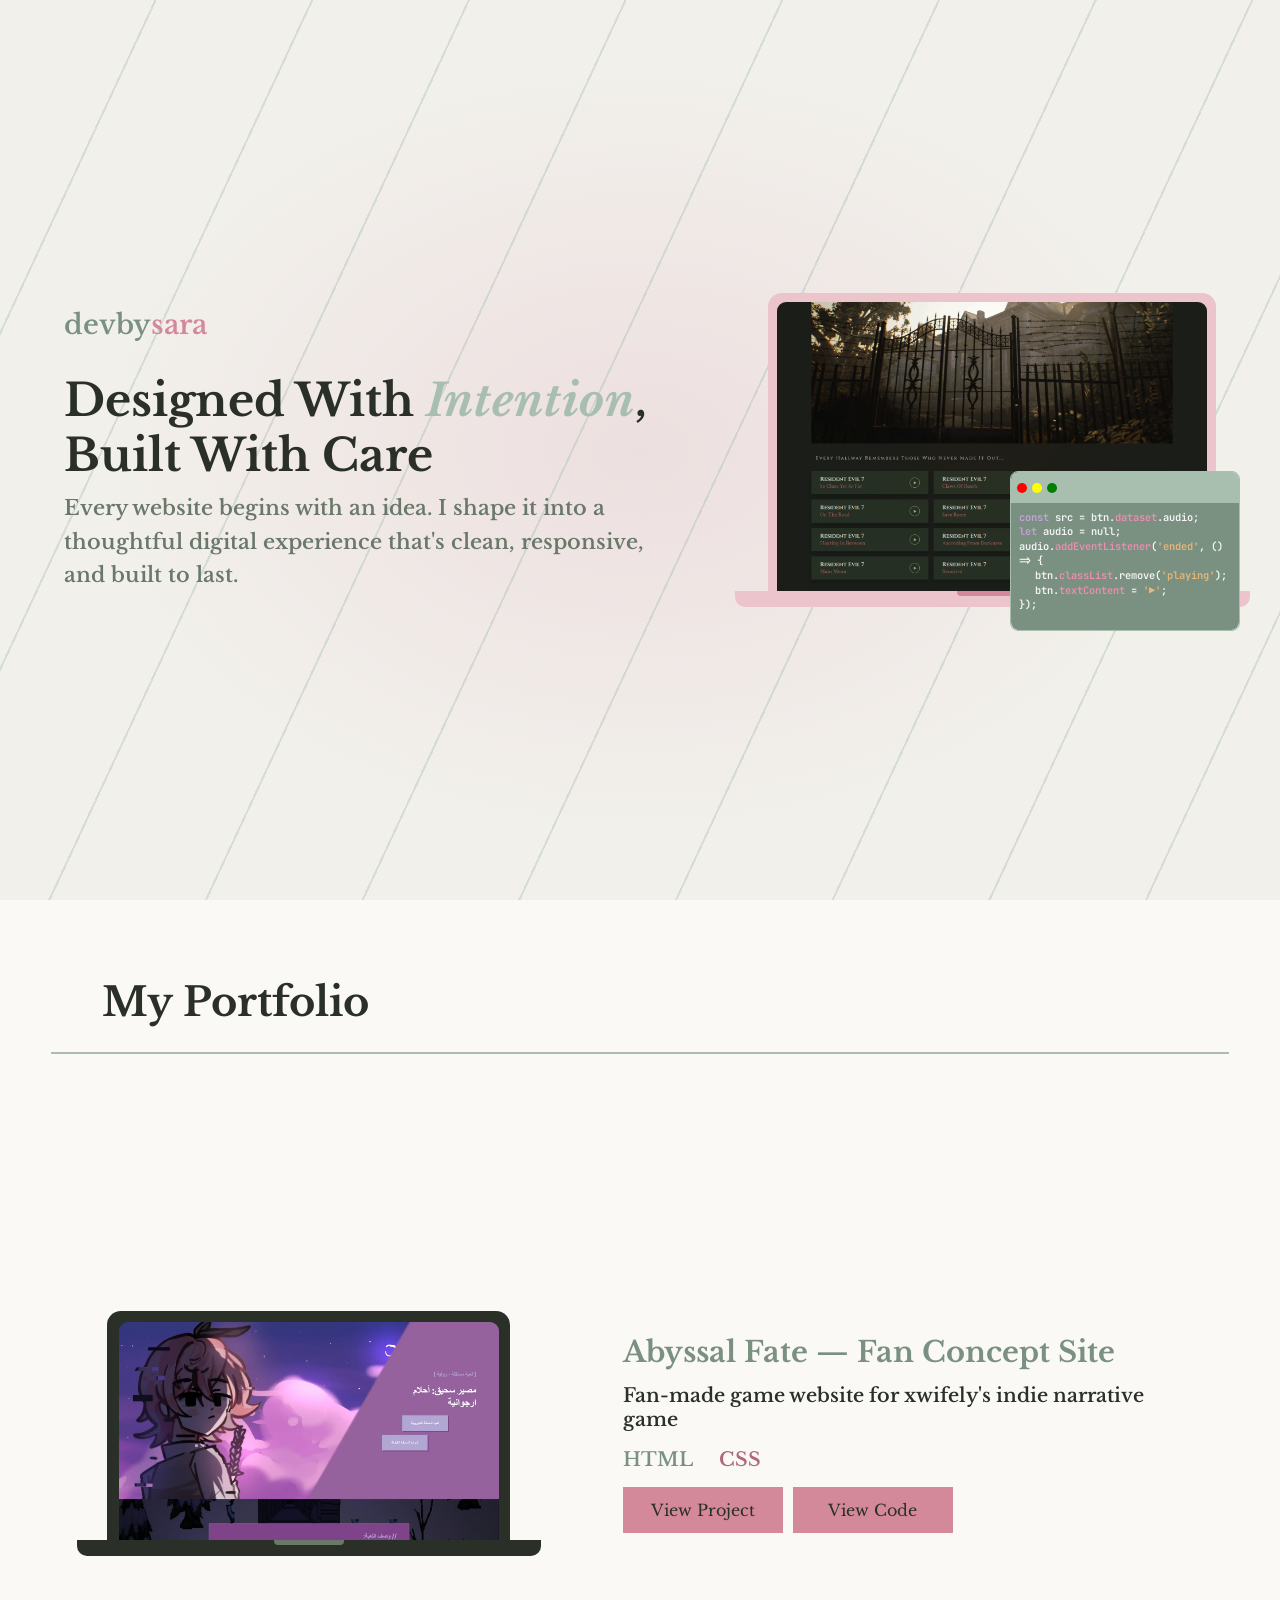
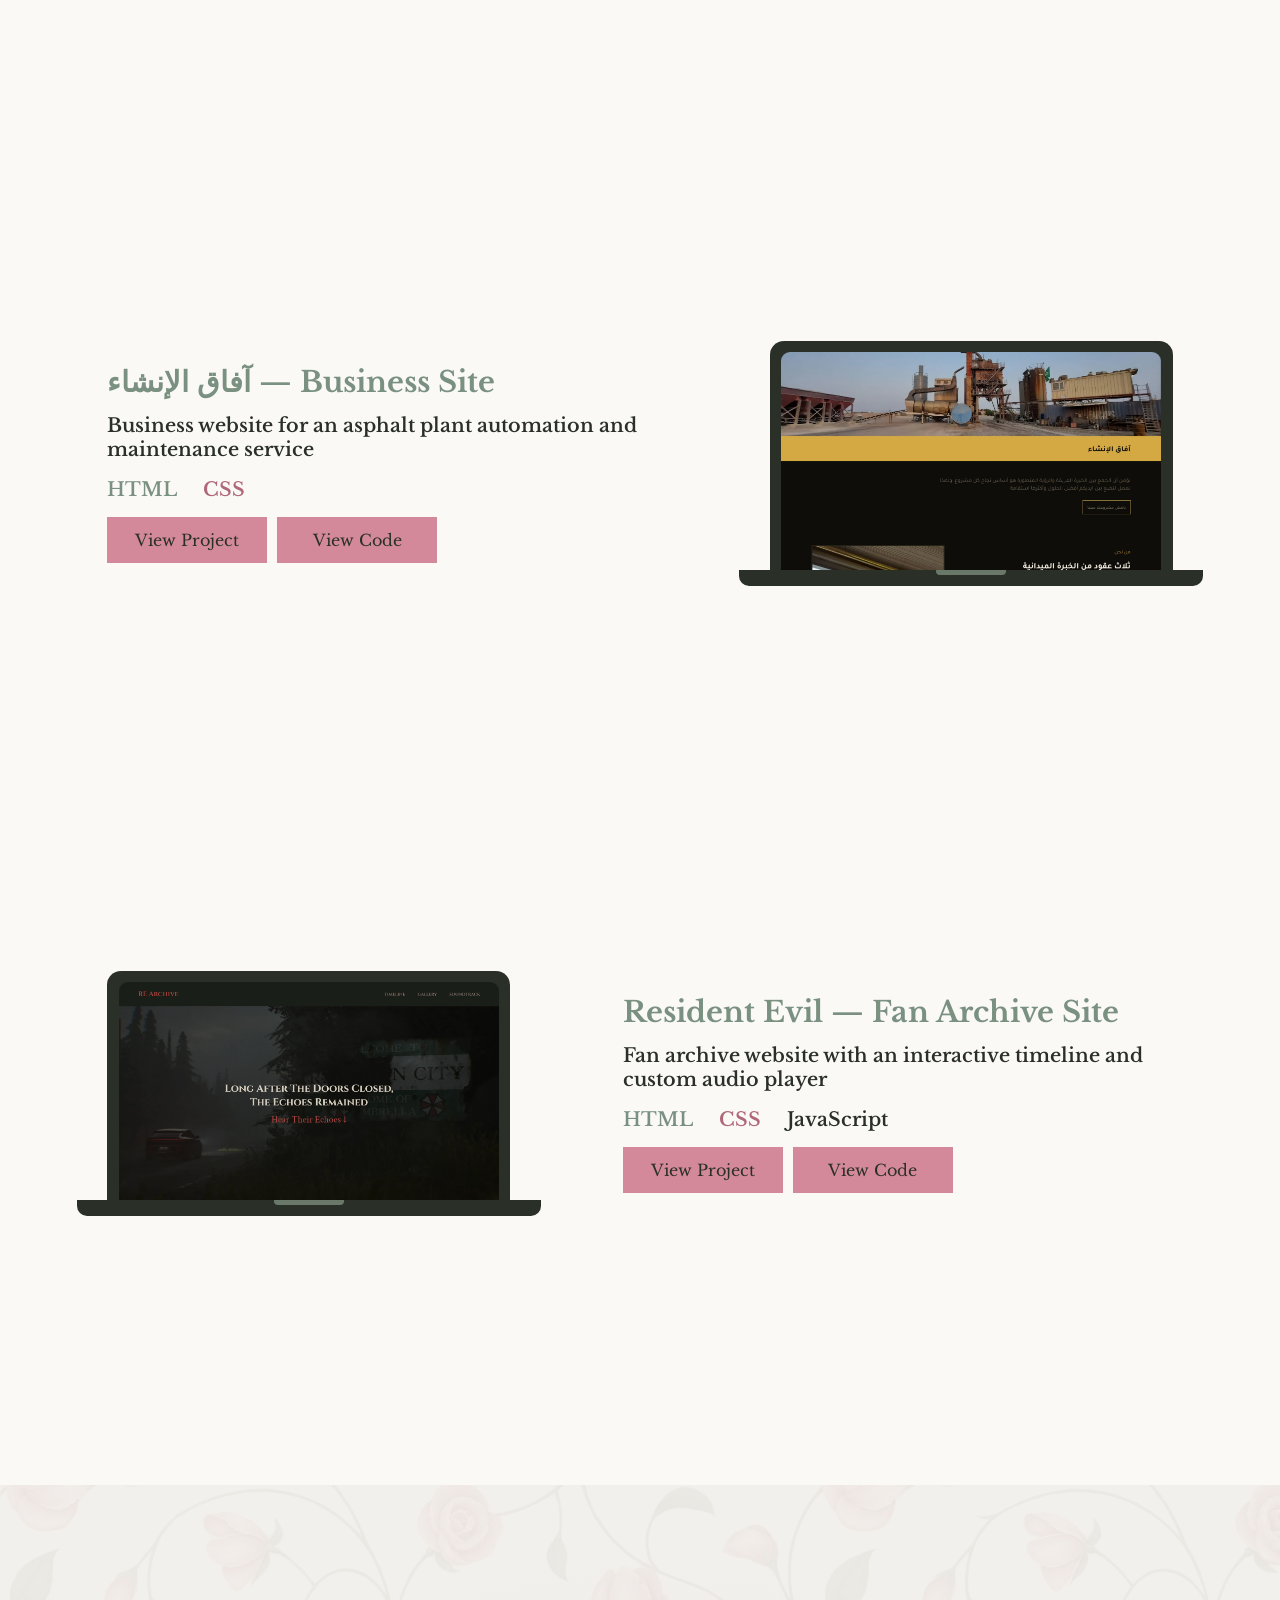
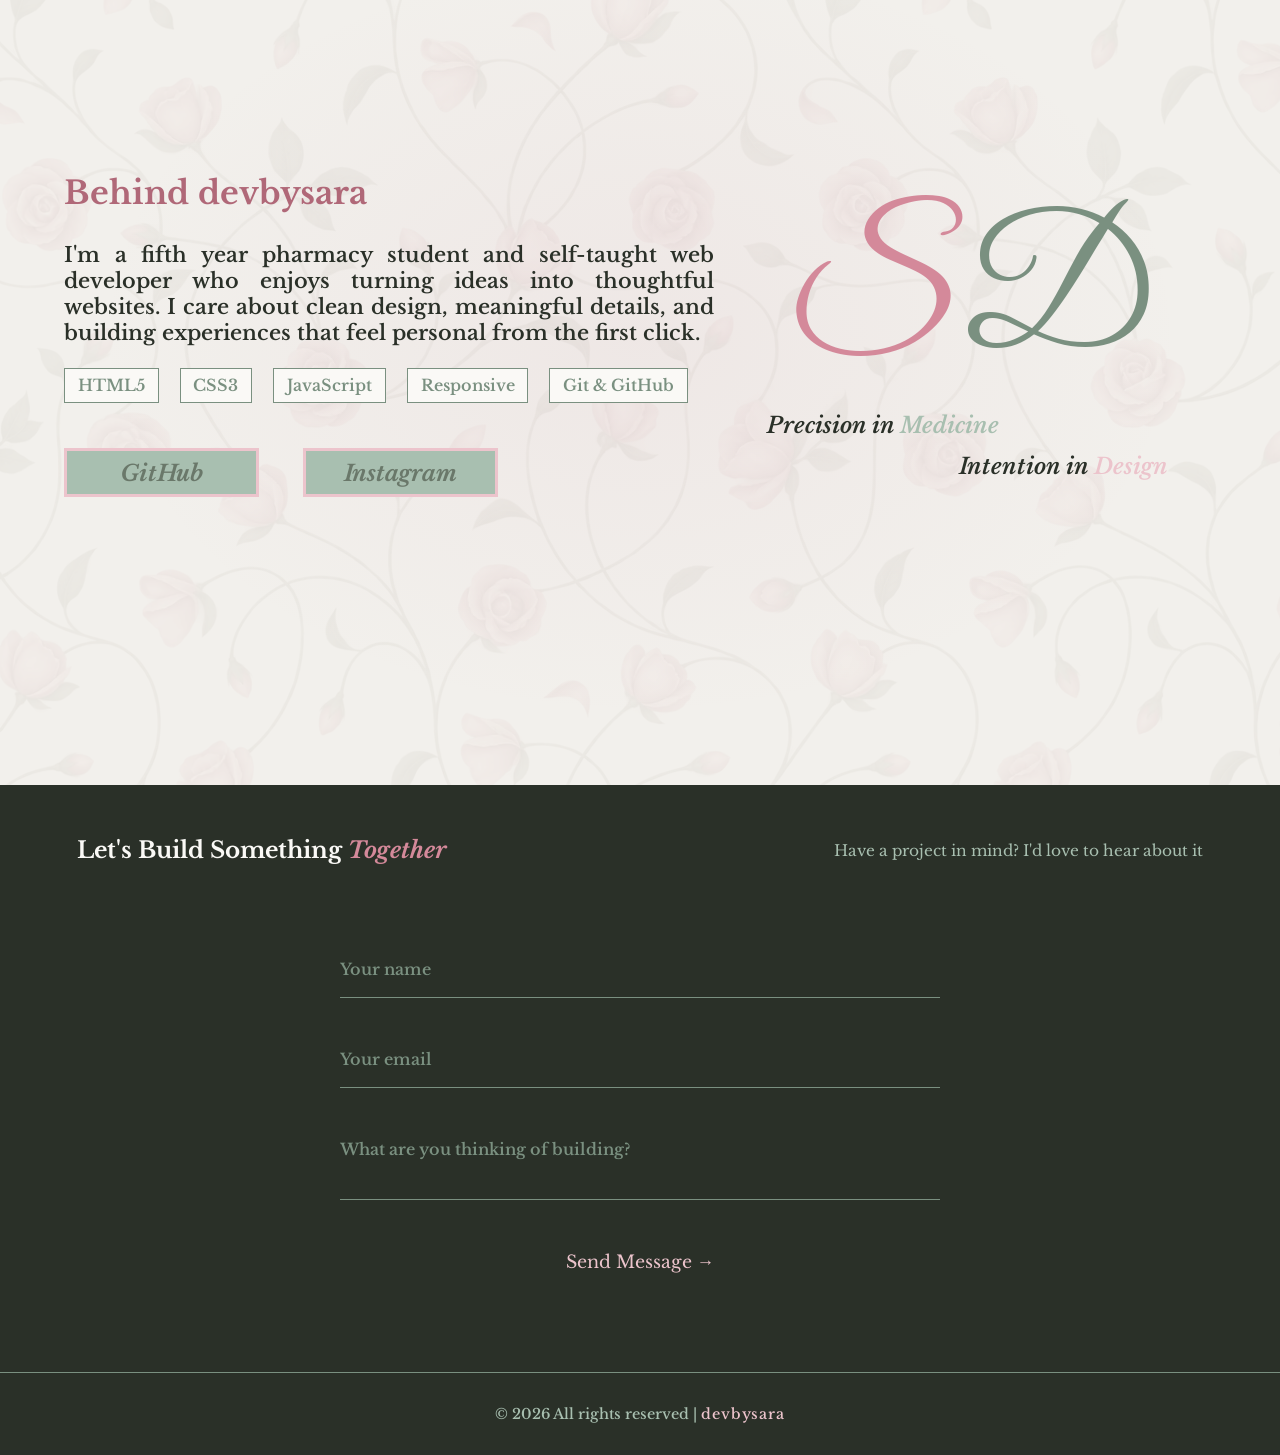
<file: index.html>
<!DOCTYPE html>
<html lang="en">
<head>
    <meta charset="UTF-8">
    <meta name="viewport" content="width=device-width, initial-scale=1.0">
    <link rel="icon" href="images/favicon.png">
    <link rel="stylesheet" href="style.css">
    <link rel="preconnect" href="https://fonts.googleapis.com">
    <link rel="preconnect" href="https://fonts.gstatic.com" crossorigin>
    <link href="https://fonts.googleapis.com/css2?family=Libre+Baskerville:ital,wght@0,400..700;1,400..700&display=swap" rel="stylesheet">
    <link href="https://fonts.googleapis.com/css2?family=Great+Vibes&display=swap" rel="stylesheet">
    <link href="https://fonts.googleapis.com/css2?family=JetBrains+Mono:ital,wght@0,100..800;1,100..800&display=swap" rel="stylesheet">
    <title>devbysara</title>
</head>
<body>
    <header class="main-header">
        <div class="hero">
            <div class="hero-text">
                <a href="index.html" class="logo">devby<span>sara</span></a>
                <h1>Designed With <span>Intention</span>, Built With Care</h1>
                <p>Every website begins with an idea. I shape it into a thoughtful digital experience that's clean, responsive, and built to last.</p>
            </div>
            <div class="laptop-showcase">
                <div class="laptop">
                    <img src="images/hero-image.png" alt="Project showcase">
                </div>
                <div class="laptop-base"></div>
                <div class="code">
                    <div class="dots">
                        <div class="dot"></div>
                        <div class="dot"></div>
                        <div class="dot"></div>
                    </div>
                    <div class="prompt">
                        <p><span class="cl">const</span> src = btn.<span class="dact">dataset</span>.audio;</p>
                        <p><span class="cl">let</span> audio = null;</p>
                        <p>audio.<span class="dact">addEventListener</span>(<span class="ep">'ended'</span>, () => {</p>
                        <p>btn.<span class="dact">classList</span>.remove(<span class="ep">'playing'</span>);</p>
                        <p>btn.<span class="dact">textContent</span> = <span class="ep">'▶'</span>;</p>
                        <span>});</span>
                    </div>
                </div>
            </div>
        </div>
    </header>
    <main>
        <section class="projects">
            <h2>My Portfolio</h2>
            <div class="web-info">
                <div class="project">
                    <div class="project-showcase">
                        <div class="website">
                            <img src="images/abyssal-fate-project.webp" alt="Abyssal Fate website">
                        </div>
                        <div class="showcase-base"></div>
                    </div>
                    <div class="web-text">
                        <h3>Abyssal Fate — Fan Concept Site</h3>
                        <p>Fan-made game website for xwifely's indie narrative game</p>
                        <div class="skills">
                            <span>HTML</span>
                            <span>CSS</span>
                        </div>
                        <div class="web-btn">
                            <a href="https://devbysara.github.io/Abyssal-Fate-Game-Website/">View Project</a>
                            <a href="https://github.com/devbysara/Abyssal-Fate-Game-Website">View Code</a>
                        </div>
                    </div>
                </div>
                <div class="project">
                    <div class="project-showcase">
                        <div class="website">
                            <img src="images/business-project.webp" alt="Business website">
                        </div>
                        <div class="showcase-base"></div>
                    </div>
                    <div class="web-text">
                        <h3>آفاق الإنشاء — Business Site</h3>
                        <p>Business website for an asphalt plant automation and maintenance service</p>
                        <div class="skills">
                            <span>HTML</span>
                            <span>CSS</span>
                        </div>
                        <div class="web-btn">
                            <a href="https://devbysara.github.io/Asphalt-Plant-Maintenance-Business-Website/">View Project</a>
                            <a href="https://github.com/devbysara/Asphalt-Plant-Maintenance-Business-Website">View Code</a>
                        </div>
                    </div>
                </div>
                <div class="project">
                    <div class="project-showcase">
                        <div class="website">
                            <img src="images/resident-evil-archive-project.webp" alt="Resident Evil archive website">
                        </div>
                        <div class="showcase-base"></div>
                    </div>
                    <div class="web-text">
                        <h3>Resident Evil — Fan Archive Site</h3>
                        <p>Fan archive website with an interactive timeline and custom audio player</p>
                        <div class="skills">
                            <span>HTML</span>
                            <span>CSS</span>
                            <span>JavaScript</span>
                        </div>
                        <div class="web-btn">
                            <a href="https://devbysara.github.io/Resident-Evil-Archive-Website/">View Project</a>
                            <a href="https://github.com/devbysara/Resident-Evil-Archive-Website">View Code</a>
                        </div>
                    </div>
                </div>
            </div>
        </section>
        <section class="second-section">
            <div class="about-text">
                <div class="sara-des">
                    <h2>Behind devbysara</h2>
                    <p>I'm a fifth year pharmacy student and self-taught web developer who enjoys turning ideas into thoughtful websites. I care about clean design, meaningful details, and building experiences that feel personal from the first click.</p>
                </div>
                <div class="sara-skills">
                    <span>HTML5</span>
                    <span>CSS3</span>
                    <span>JavaScript</span>
                    <span>Responsive</span>
                    <span>Git & GitHub</span>
                </div>
                <div class="about-btn">
                    <a href="https://github.com/devbysara">GitHub</a>
                    <a href="https://www.instagram.com/devbysara/">Instagram</a>
                </div>
            </div>
            <div class="about-logo">
                <div class="sd-logo">
                    <span>S</span>
                    <span>D</span>
                </div>
                <div class="about-des">
                    <p>Precision in <span>Medicine</span></p>
                    <p>Intention in <span>Design</span></p>
                </div>
            </div>
        </section>
    </main>
    <footer>
        <div class="form-text">
            <h2>Let's Build Something <span>Together</span></h2>
            <p>Have a project in mind? I'd love to hear about it</p>
        </div>
        <form action="https://formspree.io/f/mljrjbvk" method="POST" novalidate>
            <p class="form-error" id="form-error">Something went wrong, please try again!</p>
            <div class="form-info">
                <input type="text" name="name" id="name" placeholder="Your name">
                <span class="field-error" id="name-error">Mind sharing your name?</span>
            </div>
            <div class="form-info">
                <input type="email" name="email" id="email" placeholder="Your email">
                <span class="field-error" id="email-error">I'll need an email to get back to you!</span>
                <span class="field-error" id="email-error-invalid">Hmm, that doesn't look like a valid email!</span>
            </div>
            <div class="form-info">
                <textarea name="message" id="message" placeholder="What are you thinking of building?"></textarea>
                <span class="field-error" id="message-error">Tell me a bit about your project!</span>
            </div>
            <button type="submit">Send Message →</button>
        </form>
        <div class="rights">
            <p>&copy; 2026 All rights reserved | <span>devbysara</span></p>
        </div>
    </footer>
<script src="form.js"></script>
</body>
</html>
</file>
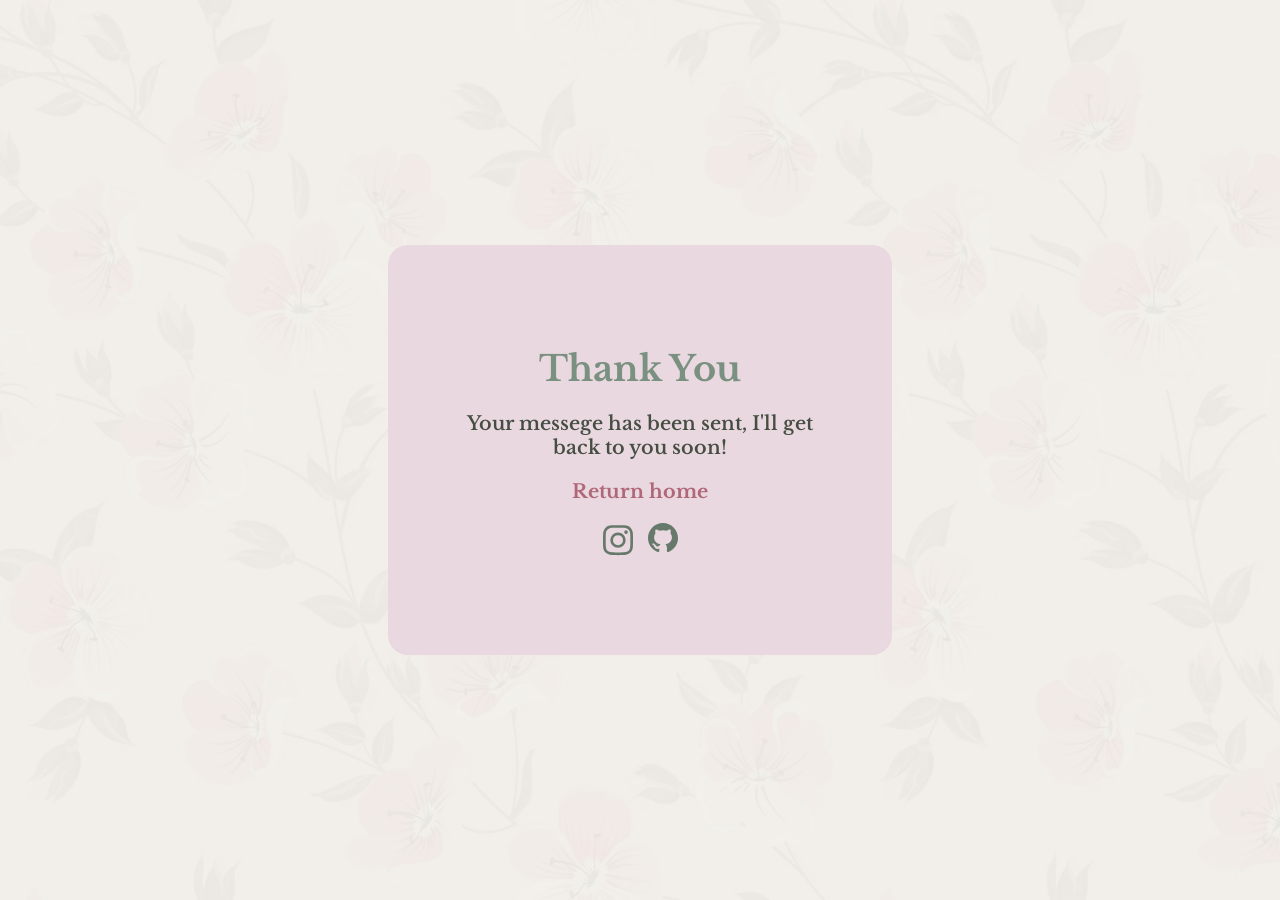
<file: thanks.html>
<!DOCTYPE html>
<html lang="en">
<head>
    <meta charset="UTF-8">
    <meta name="viewport" content="width=device-width, initial-scale=1.0">
    <link rel="icon" href="images/favicon.png">
    <link rel="stylesheet" href="thanks.css">
    <link rel="preconnect" href="https://fonts.googleapis.com">
    <link rel="preconnect" href="https://fonts.gstatic.com" crossorigin>
    <link href="https://fonts.googleapis.com/css2?family=Libre+Baskerville:ital,wght@0,400..700;1,400..700&display=swap" rel="stylesheet">
    <title>devbysara</title>
</head>
<body>
    <div class="submit-text">
        <h1>Thank You</h1>
        <p>Your messege has been sent, I'll get back to you soon!</p>
        <a href="" onclick="window.history.back(); return false;"s>Return home</a>
        <div class="logos">
            <a href="https://www.instagram.com/devbysara/">
                <svg xmlns="http://www.w3.org/2000/svg" viewBox="0 0 448 512">
                <path d="M224.3 141a115 115 0 1 0 -.6 230 115 115 0 1 0 .6-230zm-.6 40.4a74.6 74.6 0 1 1 .6 149.2 74.6 74.6 0 1 1 -.6-149.2zm93.4-45.1a26.8 26.8 0 1 1 53.6 0 26.8 26.8 0 1 1 -53.6 0zm129.7 27.2c-1.7-35.9-9.9-67.7-36.2-93.9-26.2-26.2-58-34.4-93.9-36.2-37-2.1-147.9-2.1-184.9 0-35.8 1.7-67.6 9.9-93.9 36.1s-34.4 58-36.2 93.9c-2.1 37-2.1 147.9 0 184.9 1.7 35.9 9.9 67.7 36.2 93.9s58 34.4 93.9 36.2c37 2.1 147.9 2.1 184.9 0 35.9-1.7 67.7-9.9 93.9-36.2 26.2-26.2 34.4-58 36.2-93.9 2.1-37 2.1-147.8 0-184.8zM399 388c-7.8 19.6-22.9 34.7-42.6 42.6-29.5 11.7-99.5 9-132.1 9s-102.7 2.6-132.1-9c-19.6-7.8-34.7-22.9-42.6-42.6-11.7-29.5-9-99.5-9-132.1s-2.6-102.7 9-132.1c7.8-19.6 22.9-34.7 42.6-42.6 29.5-11.7 99.5-9 132.1-9s102.7-2.6 132.1 9c19.6 7.8 34.7 22.9 42.6 42.6 11.7 29.5 9 99.5 9 132.1s2.7 102.7-9 132.1z"/></svg>
            </a>
            <a href="https://github.com/devbysara">
                <svg xmlns="http://www.w3.org/2000/svg" viewBox="0 0 512 512">
                <path d="M216.5 362.5c-66-8-112.5-55.5-112.5-117 0-25 9-52 24-70-6.5-16.5-5.5-51.5 2-66 20-2.5 47 8 63 22.5 19-6 39-9 63.5-9s44.5 3 62.5 8.5c15.5-14 43-24.5 63-22 7 13.5 8 48.5 1.5 65.5 16 19 24.5 44.5 24.5 70.5 0 61.5-46.5 108-113.5 116.5 17 11 28.5 35 28.5 62.5l0 52C323 491.5 335.5 500 350.5 494 441 459.5 512 369 512 257 512 115.5 397 0 255.5 0S0 115.5 0 257c0 111 70.5 203 165.5 237.5 13.5 5 26.5-4 26.5-17.5l0-40c-7 3-16 5-24 5-33 0-52.5-18-66.5-51.5-5.5-13.5-11.5-21.5-23-23-6-.5-8-3-8-6 0-6 10-10.5 20-10.5 14.5 0 27 9 40 27.5 10 14.5 20.5 21 33 21s20.5-4.5 32-16c8.5-8.5 15-16 21-21z"/></svg>
            </a>
        </div>
    </div>
</body>
</html>
</file>
<file: style.css>
* {
    box-sizing: border-box;
    margin: 0;
    padding: 0;
}

:root {
    --bg: #f2f0eb;
    --bg-dim: #f2f0ebf1;
    --white: #faf9f6;
    --sage: #7a9080;
    --sage-light: #a8bfb0;
    --sage-dim: rgba(145, 187, 156, 0.12);
    --pink: #d4899a;
    --pink-light: #ecc4cc;
    --pink-dark: #b06878;
    --dark: #2a3028;
    --dark-dim: #6a786a;
    --highlight: #7fb39a;
}

::selection {
    background: var(--highlight);
}

body {
    font-family: 'Libre Baskerville', Arial, Helvetica, sans-serif;
}

.main-header {
    position: relative;
    background: radial-gradient(ellipse at center, rgba(175, 26, 88, 0.08) 0%, transparent 60%),
    var(--bg);
    min-height: 100vh;
    padding: 12vw 5vw;
    display: flex;
    flex-direction: column;
    justify-content: center;
}

.main-header::before {
    position: absolute;
    content: '';
    inset: 0;
    background: repeating-linear-gradient(115deg, transparent 0px, transparent 140px, rgba(168, 191, 176, 0.4) 140px, rgba(168, 191, 176, 0.4) 142px);
}

.logo,
.hero {
    position: relative;
    z-index: 1;
}

.logo {
    display: block;
    font-size: 1.7rem;
    color: var(--sage);
    text-decoration: none;
    margin-bottom: 2rem;
    font-weight: 600;
    width: fit-content;
}

.logo span {
    color: var(--pink);
}

.hero {
    display: flex;
    justify-content: space-between;
    align-items: center;
}

.hero-text h1 {
    color: var(--dark);
    margin-bottom: 0.6rem;
    font-size: clamp(1.7rem, 4vw, 2.8rem);
    max-width: 700px;
}

.hero-text h1 span {
    color: var(--sage-light);
    font-style: italic;
}

.hero-text p {
    color: var(--dark-dim);
    font-size: clamp(1.3rem, 1vw, 1.8rem);
    font-weight: 600;
    max-width: 600px;
    line-height: 1.6;
}

.laptop-showcase {
    display: flex;
    flex-direction: column;
    align-items: center;
    position: relative;
}

.laptop {
    position: relative;
    background: var(--pink-light);
    border-radius: 14px 14px 0 0;
    padding: 0.7vw 0.7vw 0;
}

.laptop img {
    display: block;
    width: 430px;
    position: relative;
    height: auto;
    border-radius: 9px 9px 0 0;
}

.laptop-base {
    height: 16px;
    background: var(--pink-light);
    border-radius: 0 0 10px 10px;
    position: relative;
    width: 115%;
}

.laptop-base::after {
    position: absolute;
    content: '';
    left: 50%;
    top: 0;
    transform: translateX(-50%);
    width: 70px;
    height: 5px;
    background: var(--pink);
    border-radius: 0 0 4px 4px;
}

.code {
    position: absolute;
    bottom: -1.5rem;
    right: -1.5rem;
    display: flex;
    flex-direction: column;
    align-items: center;
    width: 230px;
    height: 160px;
    border-radius: 8px;
    border: 1px solid var(--sage-light);
    overflow: hidden;
}

.dots {
    background: var(--sage-light);
    width: 100%;
    height: 20%;
    padding: 0.5vw;
    display: flex;
    align-items: center;
    gap: 5px;
}

.dot {
    width: 10px;
    height: 10px;
    border-radius: 50px;
}

.dots .dot:first-of-type {
    background: red;
}

.dots .dot:nth-child(2) {
    background: yellow;
}

.dots .dot:last-of-type {
    background: green;
}

.prompt {
    width: 100%;
    height: 80%;
    background: var(--sage);
    border-radius: 0 0 8px 8px;
    padding: 0.5vw 0.6vw;
    font-size: 0.65rem;
    line-height: 1.4;
    font-weight: 600;
    color: whitesmoke;
    font-family: 'JetBrains Mono', monospace;
}

.cl {
    color: #c9a0dc;
}

.dact {
    color: #ec8fb0;
}

.ep {
    color: #e8b878;
}

.prompt p:nth-child(4),
.prompt p:nth-child(5) {
    margin-left: 1rem;
}

.projects {
    background: var(--white);
    padding: 6vw 4vw;
}

.projects h2 {
    font-size: 2.5rem;
    color: var(--dark);
    border-bottom: 2px solid var(--sage-light);
    padding: 0 0 2vw 4vw;
    margin-bottom: 4rem;
}

.project {
    height: 70vh;
    display: flex;
    justify-content: space-around;
    align-items: center;
}

.project:nth-child(2) {
    flex-direction: row-reverse;
}

.project-showcase {
    display: flex;
    flex-direction: column;
    align-items: center;
}

.website {
    position: relative;
    background: var(--dark);
    border-radius: 14px 14px 0 0;
    padding: 0.9vw 0.9vw 0;
}

.website img {
    display: block;
    width: 100%;
    max-width: 380px;
    position: relative;
    height: auto;
    border-radius: 9px 9px 0 0;
}

.showcase-base {
    height: 16px;
    background: var(--dark);
    border-radius: 0 0 10px 10px;
    position: relative;
    width: 115%;
}

.showcase-base::after {
    position: absolute;
    content: '';
    left: 50%;
    top: 0;
    transform: translateX(-50%);
    width: 70px;
    height: 5px;
    background: var(--dark-dim);
    border-radius: 0 0 4px 4px;
}

.web-text h3 {
    color: var(--sage);
    font-size: 1.8rem;
    margin-bottom: 0.8rem;
}

.web-text p {
    max-width: 550px;
    color: var(--dark);
    font-weight: 600;
    font-size: 1.2rem;
    margin-bottom: 1rem;
}

.skills,
.web-btn {
    display: flex;
    align-items: center;
    gap: 10px;
}

.skills {
    font-weight: 600;
    font-size: 1.2rem;
}

.skills span:first-of-type {
    color: var(--sage);
    margin-right: 1rem;
}

.skills span:last-of-type {
    color: var(--pink-dark);
}

.project:last-of-type .skills span:nth-child(2) {
    color: var(--pink-dark);
    margin-right: 1rem;
}

.project:last-of-type .skills span:last-of-type {
    color: var(--dark);
}

.web-btn a {
    color: var(--dark);
    background: var(--pink);
    padding: 1vw 0;
    width: 160px;
    text-decoration: none;
    text-align: center;
    margin-top: 1rem;
    transition: background 0.3s ease;
}

.web-btn a:hover,
.web-btn a:active {
    background: var(--sage);
}

.second-section {
    min-height: 100vh;
    background: url(images/about-bg.webp);
    display: flex;
    justify-content: space-between;
    align-items: center;
    padding: 5vw;
    position: relative;
}

.second-section::before {
    position: absolute;
    content: '';
    inset: 0;
    background: radial-gradient(ellipse at center, #c5869b15 0%, transparent 60%),
    var(--bg-dim);
}

.about-text {
    display: flex;
    flex-direction: column;
    justify-content: center;
    gap: 30px;
    position: relative;
    z-index: 1;
}

.sara-des h2 {
    color: var(--pink-dark);
    font-size: 2rem;
    margin-bottom: 1.8rem;
}

.sara-des p {
    width: 100%;
    max-width: 650px;
    color: var(--dark);
    text-align: justify;
    font-weight: 600;
    font-size: 1.3rem;
}

.sara-skills span {
    margin-right: 1rem;
    color: var(--sage);
    font-weight: 600;
    font-size: 1rem;
    border: 1px solid var(--sage);
    padding: 0.5vw 1vw;
    background: var(--white);
}

.about-btn {
    margin-top: 1.4rem;
    display: flex;
    gap: 20px;
    width: 100%;
}

.about-btn a {
    display: block;
    margin-right: 1.5rem;
    background: var(--sage-light);
    border: 3px solid var(--pink-light);
    color: var(--dark-dim);
    font-weight: 700;
    text-decoration: none;
    font-size: 1.4rem;
    text-align: center;
    font-style: italic;
    width: 30%;
    padding: 0.6vw;
    transition: color 0.3s ease, background 0.3s ease;
}

.about-btn a:hover,
.about-btn a:active {
    color: var(--dark);
    background: var(--pink-light);
}

.about-logo {
    display: flex;
    flex-direction: column;
    align-items: center;
    margin-right: 3rem;
    position: relative;
    z-index: 1;
}

.sd-logo {
    font-size: 11rem;
    font-family: 'Great Vibes', Arial, Helvetica, sans-serif;
}

.sd-logo span:first-of-type {
    color: var(--pink);
}

.sd-logo span:last-of-type {
    color: var(--sage);
    margin-left: -1.2rem;
}

.about-des {
    display: block;
    color: var(--dark);
    font-weight: 600;
    font-size: 1.4rem;
    font-style: italic;
}

.about-des p:first-of-type {
    margin-right: 7rem;
    margin-bottom: 0.8rem;
}

.about-des p:last-of-type {
    margin-left: 12rem;
}

.about-des p:first-of-type span:first-of-type {
    color: var(--sage-light);
}

.about-des p:last-of-type span:last-of-type {
    color: var(--pink-light);
}

footer {
    background: var(--dark);
}

.form-text {
    display: flex;
    justify-content: space-between;
    align-items: center;
    padding: 4vw 6vw 0 6vw;
}

.form-text h2 {
    color: var(--white);
    font-size: clamp(1.1rem, 1.8vw, 2rem);
}

.form-text h2 span {
    color: var(--pink);
    font-style: italic;
}

.form-text p {
    color: var(--sage-light);
    font-size: clamp(0.87rem, 1.2vw, 2rem);
}

form {
    display: flex;
    flex-direction: column;
    justify-content: center;
    align-items: center;
    gap: 15px;
    margin: 2rem 0;
    padding: 4vw 2vw;
}

form .form-error {
    visibility: hidden;
    border-bottom: none;
    color: #d45858;
    text-align: center;
    font-size: 1.2rem;
    padding: 0 0 0.3vw 0;
    margin-top: -4%;
    width: 100%;
}

form .form-error.visible {
    visibility: visible;
}

.form-info {
    width: 100%;
    display: flex;
    justify-content: center;
    position: relative;
}

.form-info input,
.form-info textarea {
    background: transparent;
    border: none;
    border-bottom: 1px solid var(--sage);
    resize: none;
    padding: 1.3vw 0;
    outline: none;
    width: 55%;
    max-width: 600px;
    font-weight: 500;
    margin-bottom: 1.2rem;
    font-size: 1.1rem;
    font-family: 'Libre Baskerville', Arial, Helvetica, sans-serif;
    caret-color: var(--sage);
    scrollbar-width: none;
    color: var(--pink-light);
}

.form-info input::placeholder,
.form-info textarea::placeholder {
    color: var(--sage);
    font-weight: 600;
    font-size: 1rem;
}

.form-info span {
    position: absolute;
    display: none;
    top: 85%;
    font-size: 0.9rem;
    color: var(--pink-light);
    background: var(--sage-dim);
    padding: 0.3vw 0.6vw;
    font-weight: 900;
    border-radius: 5px;
}

.form-info span.visible {
    display: block;
}

.form-info:last-of-type span:last-of-type {
    margin-top: 0.3rem;
}

form button {
    background: none;
    border: none;
    color: var(--pink-light);
    font-size: 1.1rem;
    border-bottom: none;
    font-family: 'Libre Baskerville', Arial, Helvetica, sans-serif;
    cursor: pointer;
    width: fit-content;
    transition: color 0.3s ease;
    margin: 1rem 0;
}

form button:hover,
form button:active {
    color: var(--sage-light);
}

.rights {
    text-align: center;
    padding: 2.5vw 6vw;
    font-size: 0.9rem;
    border-top: 1px solid var(--sage);
    color: var(--sage-light);
    font-weight: 500;
}

.rights span {
    color: var(--pink-light);
    letter-spacing: 0.8px;
}

@media (max-width: 575px) {
    .logo {
        margin-bottom: 2rem;
        margin-top: 2rem;
    }
    .main-header {
        min-height: 0;
        padding: 20vw 6vw;
    }
    .hero {
        flex-direction: column;
    }
    .laptop-showcase {
        width: 100%;
        max-width: 280px;
        margin: 6rem;
    }
    .laptop {
        padding: 1.3vw 1.3vw 0;
    }
    .laptop img {
        width: 100%;
        max-width: 300px;
    }
    .laptop-base {
        width: 117%;
        height: 12px;
    }
    .code {
        width: 200px;
        height: 135px;
        right: -1.3rem;
    }
    .dots {
        padding-left: 2vw;
    }
    .prompt {
        padding: 0.5vw 0.8vw;
        font-size: 0.6rem;
    }
    .prompt p:nth-child(4),
    .prompt p:nth-child(5) {
        margin-left: 0.6rem;
    }
    .projects h2 {
        text-align: center;
        padding: 0 0 8vw 0;
        margin: 4rem 0;
    }
    .web-info {
        margin-top: 8rem;
    }
    .project {
        flex-direction: column;
        justify-content: center;
        align-items: center;
        padding: 0;
        height: auto;
    }
    .project:nth-child(2) {
        flex-direction: column;
    }
    .web-text {
        display: flex;
        flex-direction: column;
        align-items: center;
        text-align: center;
        margin: 3rem 0 9rem 0;
    }
    .project-showcase {
        padding: 0 6vw;
    }
    .website {
        padding: 2vw 2vw 0;
    }
    .website img {
        display: inline;
        width: 100%;
        max-width: 340px;
        height: auto;
    }
    .showcase-base {
        width: 110%;
        height: 10px;
    }
    .web-btn a {
        padding: 3vw 1vw;
        width: 140px;
        transition: background 0.3s ease;
    }
    .second-section {
        flex-direction: column;
        justify-content: center;
        padding: 12vw 6vw;
    }
    .about-text {
        margin-top: 3rem;
        align-items: center;
    }
    .sara-des p {
        text-align: left;
    }
    .sara-skills {
        display: flex;
        justify-content: center;
        flex-wrap: wrap;
        gap: 18px;
    }
    .sara-skills span {
        padding: 3vw;
        margin-right: 0;
    }
    .about-btn {
        margin-top: 0.8rem;
        justify-content: center;
    }
    .about-btn a {
        font-size: 20px;
        padding: 2.5vw;
        margin-right: 0;
        width: 45%;
    }
    .about-btn a:active {
        color: var(--dark);
    }
    .about-logo {
        margin: 5rem 0 2rem 0;
    }
    .sd-logo {
        font-size: 8rem;
    }
    .about-des {
        font-size: 1.3rem;
    }
    .about-des p:first-of-type {
        margin-right: 0;
        margin-bottom: 0.8rem;
    }
    .about-des p:last-of-type {
        margin-left: 5rem;
    }
    .form-text {
        flex-direction: column;
        text-align: center;
        gap: 20px;
        padding: 20vw 8vw 0 8vw;
    }
    form {
        margin: 8rem 0;
        gap: 50px;
    }
    form .form-error {
        width: 80%;
        margin-top: -30%;
        padding: 0;
    }
    .form-info input,
    .form-info textarea {
        width: 80%;
        padding: 0 3vw 6vw 3vw;
        border-width: 1px;
        font-size: 1rem;
    }
    .form-info span {
        padding: 1vw;
    }
    form button {
        margin-top: -2%;
    }
    .rights {
        padding: 6vw;
        font-size: 0.9rem;
    }
}

@media (min-width: 576px) and (max-width: 767px) {
    .hero {
        flex-direction: column;
        padding: 6vw;
    }
    .laptop-showcase {
        margin-top: 6rem;
    }
    .laptop img {
        width: 100%;
        max-width: 400px;
    }
    .projects {
        padding: 8vw 6vw;
    }
    .projects h2 {
        text-align: center;
        padding: 4vw 0;
    }
    .project {
        height: auto;
        flex-direction: column;
        justify-content: center;
        margin: 8rem 0;
    }
    .project:nth-child(2) {
        flex-direction: column;
    }
    .project-showcase {
        margin-bottom: 4rem;
    }
    .website img {
        display: inline;
    }
    .web-text {
        display: flex;
        flex-direction: column;
        align-items: center;
    }
    .web-text p {
        text-align: center;
    }
    .web-btn a {
        padding: 2vw 0;
    }
    .second-section {
        flex-direction: column;
        justify-content: center;
        padding: 6vw;
    }
    .about-text {
        margin-top: 4rem;
    }
    .sara-des h2 {
        text-align: center;
    }
    .sara-des p {
        max-width: 760px;
    }
    .sara-skills {
        display: flex;
        flex-wrap: wrap;
        justify-content: center;
        gap: 15px;
    }
    .sara-skills span {
        margin-right: 0;
        padding: 1.2vw;
    }
    .about-btn {
        justify-content: center;
    }
    .about-btn a {
        padding: 1.2vw 0;
    }
    .about-logo {
        margin-right: 0;
        margin-bottom: 4rem;
    }
    .sd-logo {
        margin-top: 5rem;
    }
    .form-text {
        flex-direction: column;
        justify-content: center;
        gap: 10px;
        padding-top: 10vw;
    }
    .form-text h2 {
        font-size: 1.5rem;
    }
    .form-text p {
        font-size: 0.9rem;
    }
    form {
        margin: 6rem 0;
    }
    form .form-error {
        margin-top: -10%;
    }
    .form-info input,
    .form-info textarea {
        border-bottom-width: 1px;
        padding: 2vw;
        width: 70%;
    }
    .rights {
        padding: 3vw;
    }
}

@media (min-width: 768px) and (max-width: 1279px) {
    .main-header {
        min-height: 80vh;
    }
    .hero {
        flex-direction: column;
    }
    .hero-text {
        margin-bottom: 5rem;
    }
    .code {
        right: -0.7rem;
        bottom: -1rem;
    }
    .projects h2 {
        padding: 3vw 0;
        text-align: center;
    }
    .project {
        flex-direction: column;
        justify-content: center;
        height: auto;
    }
    .project:nth-child(2) {
        flex-direction: column;
    }
    .project-showcase {
        margin-bottom: 4rem;
    }
    .web-text {
        margin-bottom: 6rem;
        display: flex;
        flex-direction: column;
        justify-content: center;
        align-items: center;
    }
    .web-text p {
        text-align: center;
    }
    .web-btn a {
        padding: 0.8rem;
    }
    .second-section {
        min-height: auto;
        flex-direction: column;
        justify-content: center;
        padding: 6vw;
    }
    .about-text {
        margin-bottom: 4rem;
        text-align: center;
        gap: 20px;
        margin-top: 4rem;
    }
    .about-text p {
        max-width: 760px;
    }
    .sara-skills {
        margin-top: 1rem;
    }
    .sara-skills span {
        padding: 1vw 2vw;
    }
    .about-btn {
        justify-content: center;
        margin-top: 2rem;
    }
    .about-btn a {
        width: 30%;
        padding: 1vw;
    }
    .about-logo {
        margin-top: 2rem;
        margin-bottom: 4rem;
    }
    footer {
        padding: 4vw 0 0 0;
    }
    form {
        margin: 6rem 0;
    }
    form .form-error {
        margin-top: -8%;
    }
    .form-info input,
    .form-info textarea {
        border-bottom-width: 1px;
    }
}
</file>
<file: thanks.css>
* {
    box-sizing: border-box;
    margin: 0;
    padding: 0;
}

::selection {
    background: #7fb39a;
}

body {
    display: flex;
    flex-direction: column;
    justify-content: center;
    align-items: center;
    gap: 15px;
    min-height: 100vh;
    background: url(images/thanks-bg.webp) center no-repeat;
    background-size: 100% 100%;
    padding: 0 4vw;
    position: relative;
    font-family: 'Libre Baskerville', Arial, Helvetica, sans-serif;
}

body::before {
    position: absolute;
    content: '';
    inset: 0;
    background: #f2f0ebef;
}

.submit-text {
    position: relative;
    z-index: 1;
    background: #e9d8df;
    display: flex;
    flex-direction: column;
    justify-content: center;
    align-items: center;
    gap: 20px;
    padding: 8vw 6vw;
    border-radius: 20px;
}

.submit-text h1 {
    font-size: 2.2rem;
    color: #7a9080;
}

.submit-text p {
    font-size: 1.2rem;
    max-width: 350px;
    text-align: center;
    color: #464e43;
    font-weight: 600;
}

.submit-text a {
    text-decoration: none;
    color: #b06878;
    font-weight: 700;
    font-size: 1.2rem;
    transition: color 0.3s ease;
}

.submit-text a:hover,
.submit-text a:active {
    color: #8cad8c;
}

.logos {
    display: flex;
    align-items: center;
    gap: 15px;
}

.logos a {
    width: 30px;
    height: 30px;
    fill: #66796b;
    transition: fill 0.3s ease;
}

.logos a:hover,
.logos a:active {
    fill: #d49ba9;
}

@media (max-width: 1024px) {
    .submit-text {
        padding: 14vw 8vw;
    }
}
</file>
